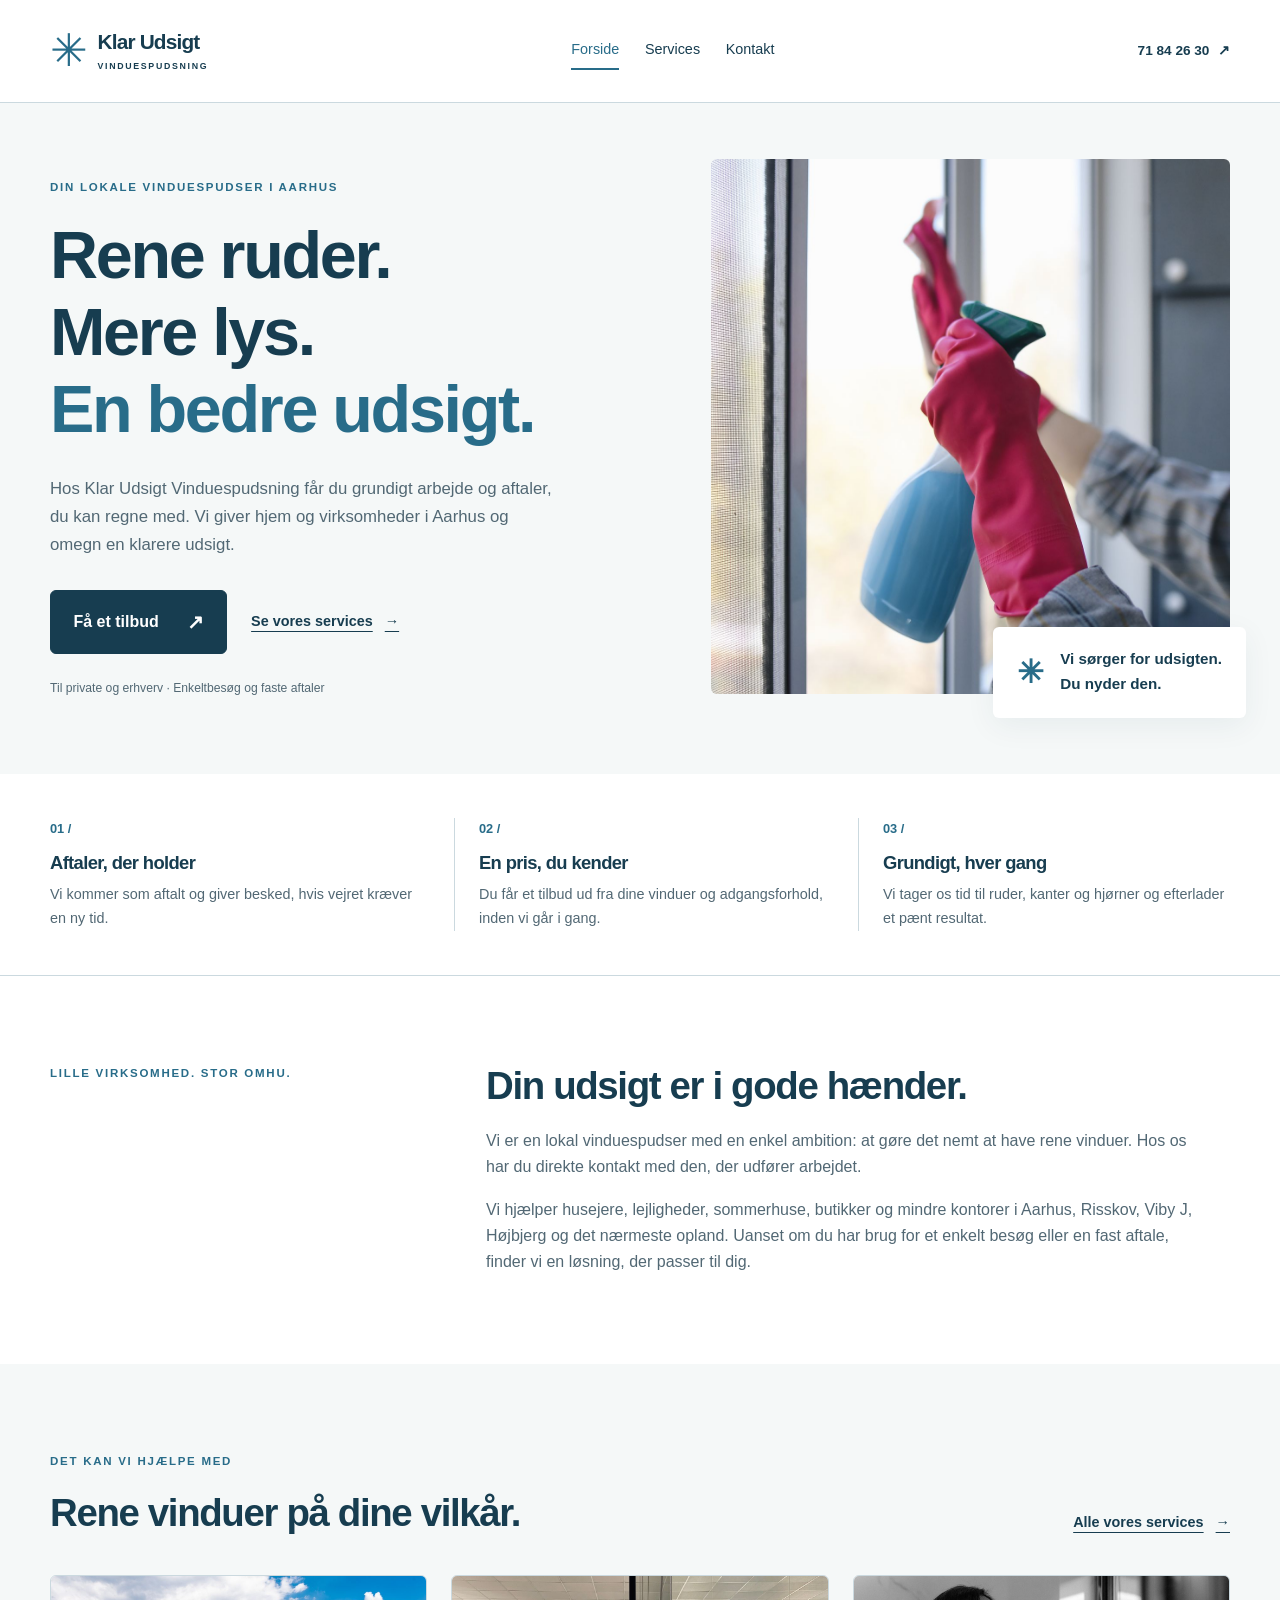
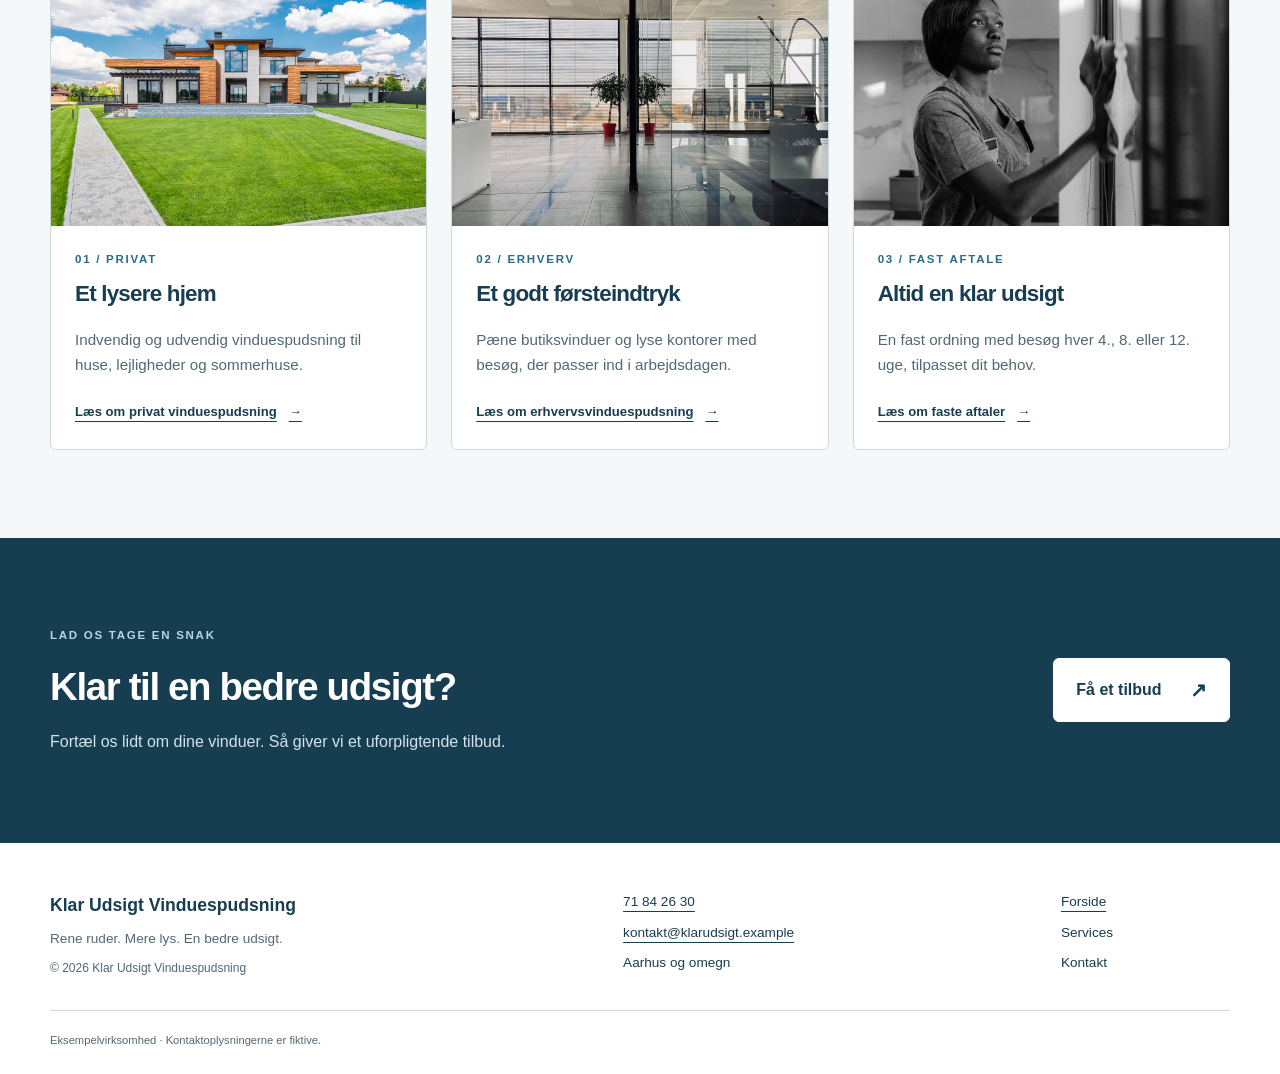
<file: index.html>
<!DOCTYPE html>
<html lang="da">
<head>
    <meta charset="UTF-8">
    <meta name="viewport" content="width=device-width, initial-scale=1.0">
    <meta name="description" content="Klar Udsigt Vinduespudsning hjælper private og virksomheder i Aarhus og omegn med rene vinduer og faste aftaler.">
    <title>Din lokale vinduespudser | Klar Udsigt Vinduespudsning</title>
    <link rel="stylesheet" href="css/styles.css">
</head>
<body>
    <a class="skip-link" href="#main-content">Spring til indhold</a>
    <!-- Fælles header og navigation -->
    <header class="site-header">
        <div class="container header-content">
            <a class="brand" href="index.html" aria-label="Klar Udsigt Vinduespudsning – forside">
                <span class="brand-symbol" aria-hidden="true">✳</span>
                <span>Klar Udsigt<small>VINDUESPUDSNING</small></span>
            </a>
            <nav class="main-navigation" aria-label="Hovednavigation">
                <a href="index.html" class="is-current" aria-current="page">Forside</a>
                <a href="services.html">Services</a>
                <a href="contact.html">Kontakt</a>
            </nav>
            <a class="header-phone" href="tel:+4571842630">71 84 26 30 <span aria-hidden="true">↗</span></a>
        </div>
    </header>
    <!-- Stockfotos fra Pexels (ikke billeder af eksempelvirksomheden):
         https://www.pexels.com/photo/a-person-cleaning-a-glass-window-4440540/
         https://www.pexels.com/photo/exterior-of-modern-house-with-glass-doors-and-panoramic-windows-7031607/
         https://www.pexels.com/photo/stylish-interior-of-modern-office-with-glass-walls-3801167/
         https://www.pexels.com/photo/woman-wearing-a-jumper-cleaning-a-glass-window-6197114/
    -->
    <main id="main-content">
        <!-- Hero med introduktion og tilbudsknap -->
        <section class="hero">
            <div class="container hero-layout">
                <div class="hero-content">
                    <p class="eyebrow">DIN LOKALE VINDUESPUDSER I AARHUS</p>
                    <h1>Rene ruder.<br>Mere lys.<br><span>En bedre udsigt.</span></h1>
                    <p class="hero-introduction">Hos Klar Udsigt Vinduespudsning får du grundigt arbejde og aftaler, du kan regne med. Vi giver hjem og virksomheder i Aarhus og omegn en klarere udsigt.</p>
                    <div class="button-group">
                        <a class="button" href="contact.html">Få et tilbud <span aria-hidden="true">↗</span></a>
                        <a class="text-link" href="services.html">Se vores services <span aria-hidden="true">→</span></a>
                    </div>
                    <p class="hero-note">Til private og erhverv · Enkeltbesøg og faste aftaler</p>
                </div>
                <figure class="hero-image">
                    <img src="images/vinduespudsning.jpg" alt="Hænder med handsker og sprayflaske under rengøring af et vindue" width="1200" height="1800" fetchpriority="high">
                    <figcaption><span aria-hidden="true">✳</span> Vi sørger for udsigten.<br>Du nyder den.</figcaption>
                </figure>
            </div>
        </section>
        <!-- Tre grunde til at vælge Klar Udsigt -->
        <section class="benefits" aria-labelledby="benefits-title">
            <div class="container">
                <h2 id="benefits-title" class="visually-hidden">Derfor vælger kunderne Klar Udsigt</h2>
                <div class="benefits-grid">
                    <article><span class="benefit-number">01 /</span><h3>Aftaler, der holder</h3><p>Vi kommer som aftalt og giver besked, hvis vejret kræver en ny tid.</p></article>
                    <article><span class="benefit-number">02 /</span><h3>En pris, du kender</h3><p>Du får et tilbud ud fra dine vinduer og adgangsforhold, inden vi går i gang.</p></article>
                    <article><span class="benefit-number">03 /</span><h3>Grundigt, hver gang</h3><p>Vi tager os tid til ruder, kanter og hjørner og efterlader et pænt resultat.</p></article>
                </div>
            </div>
        </section>
        <!-- Præsentation af virksomheden og arbejdsområdet -->
        <section class="section company-section">
            <div class="container company-layout">
                <p class="eyebrow">LILLE VIRKSOMHED. STOR OMHU.</p>
                <div><h2>Din udsigt er i gode hænder.</h2><p>Vi er en lokal vinduespudser med en enkel ambition: at gøre det nemt at have rene vinduer. Hos os har du direkte kontakt med den, der udfører arbejdet.</p><p>Vi hjælper husejere, lejligheder, sommerhuse, butikker og mindre kontorer i Aarhus, Risskov, Viby J, Højbjerg og det nærmeste opland. Uanset om du har brug for et enkelt besøg eller en fast aftale, finder vi en løsning, der passer til dig.</p></div>
            </div>
        </section>
        <!-- Udvalgte services -->
        <section class="section featured-services" aria-labelledby="services-title">
            <div class="container">
                <div class="section-heading"><div><p class="eyebrow">DET KAN VI HJÆLPE MED</p><h2 id="services-title">Rene vinduer på dine vilkår.</h2></div><a class="text-link" href="services.html">Alle vores services <span aria-hidden="true">→</span></a></div>
                <div class="service-grid">
                    <article class="service-card"><img src="images/privat-hus.jpg" alt="Moderne hus med store vinduer og glasdøre mod haven" width="1200" height="801" loading="lazy"><div class="service-card-content"><p class="eyebrow">01 / PRIVAT</p><h3>Et lysere hjem</h3><p>Indvendig og udvendig vinduespudsning til huse, lejligheder og sommerhuse.</p><a class="text-link" href="services.html#privat">Læs om privat vinduespudsning <span aria-hidden="true">→</span></a></div></article>
                    <article class="service-card"><img src="images/kontorvinduer.jpg" alt="Lyst kontor med store vinduer og indvendige glasvægge" width="1200" height="1600" loading="lazy"><div class="service-card-content"><p class="eyebrow">02 / ERHVERV</p><h3>Et godt førsteindtryk</h3><p>Pæne butiksvinduer og lyse kontorer med besøg, der passer ind i arbejdsdagen.</p><a class="text-link" href="services.html#erhverv">Læs om erhvervsvinduespudsning <span aria-hidden="true">→</span></a></div></article>
                    <article class="service-card"><img src="images/fast-vinduespudsning.jpg" alt="Vinduespudser rengør et vindue med en klud" width="1200" height="1800" loading="lazy"><div class="service-card-content"><p class="eyebrow">03 / FAST AFTALE</p><h3>Altid en klar udsigt</h3><p>En fast ordning med besøg hver 4., 8. eller 12. uge, tilpasset dit behov.</p><a class="text-link" href="services.html#abonnement">Læs om faste aftaler <span aria-hidden="true">→</span></a></div></article>
                </div>
            </div>
        </section>        <!-- Kontakt og tilbud -->
        <section class="contact-cta">
            <div class="container cta-layout"><div><p class="eyebrow">LAD OS TAGE EN SNAK</p><h2>Klar til en bedre udsigt?</h2><p>Fortæl os lidt om dine vinduer. Så giver vi et uforpligtende tilbud.</p></div><a class="button button-light" href="contact.html">Få et tilbud <span aria-hidden="true">↗</span></a></div>
        </section>
    </main>
    <!-- Fælles footer med kontaktoplysninger -->
    <footer class="site-footer">
        <div class="container footer-content">
            <div>
                <a class="footer-brand" href="index.html">Klar Udsigt Vinduespudsning</a>
                <p>Rene ruder. Mere lys. En bedre udsigt.</p>
                <p class="copyright">© 2026 Klar Udsigt Vinduespudsning</p>
            </div>
            <div class="footer-contact">
                <a href="tel:+4571842630">71 84 26 30</a>
                <a href="mailto:kontakt@klarudsigt.example">kontakt@klarudsigt.example</a>
                <span>Aarhus og omegn</span>
            </div>
            <nav class="footer-navigation" aria-label="Footernavigation">
                <a href="index.html" class="is-current" aria-current="page">Forside</a>
                <a href="services.html">Services</a>
                <a href="contact.html">Kontakt</a>
            </nav>
        </div>
        <div class="container demo-note">Eksempelvirksomhed · Kontaktoplysningerne er fiktive.</div>
    </footer>
</body>
</html>
</file>
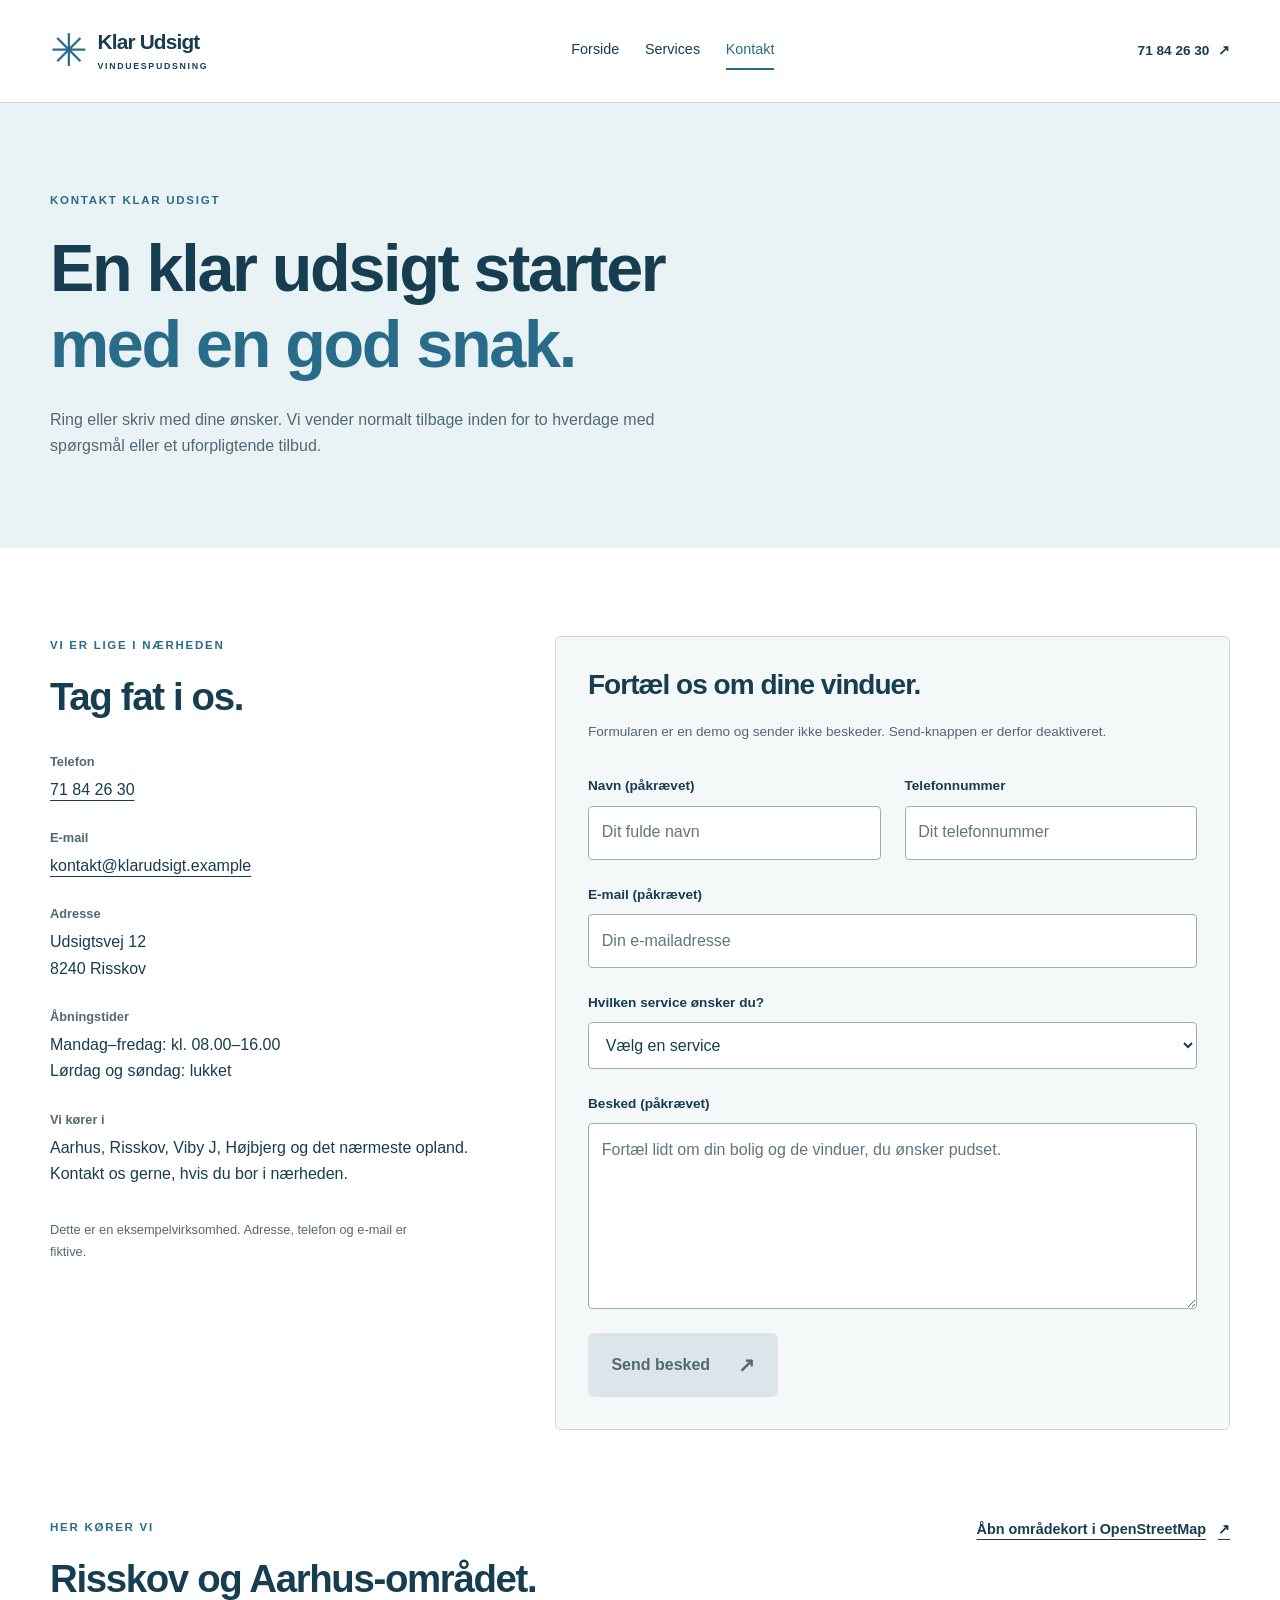
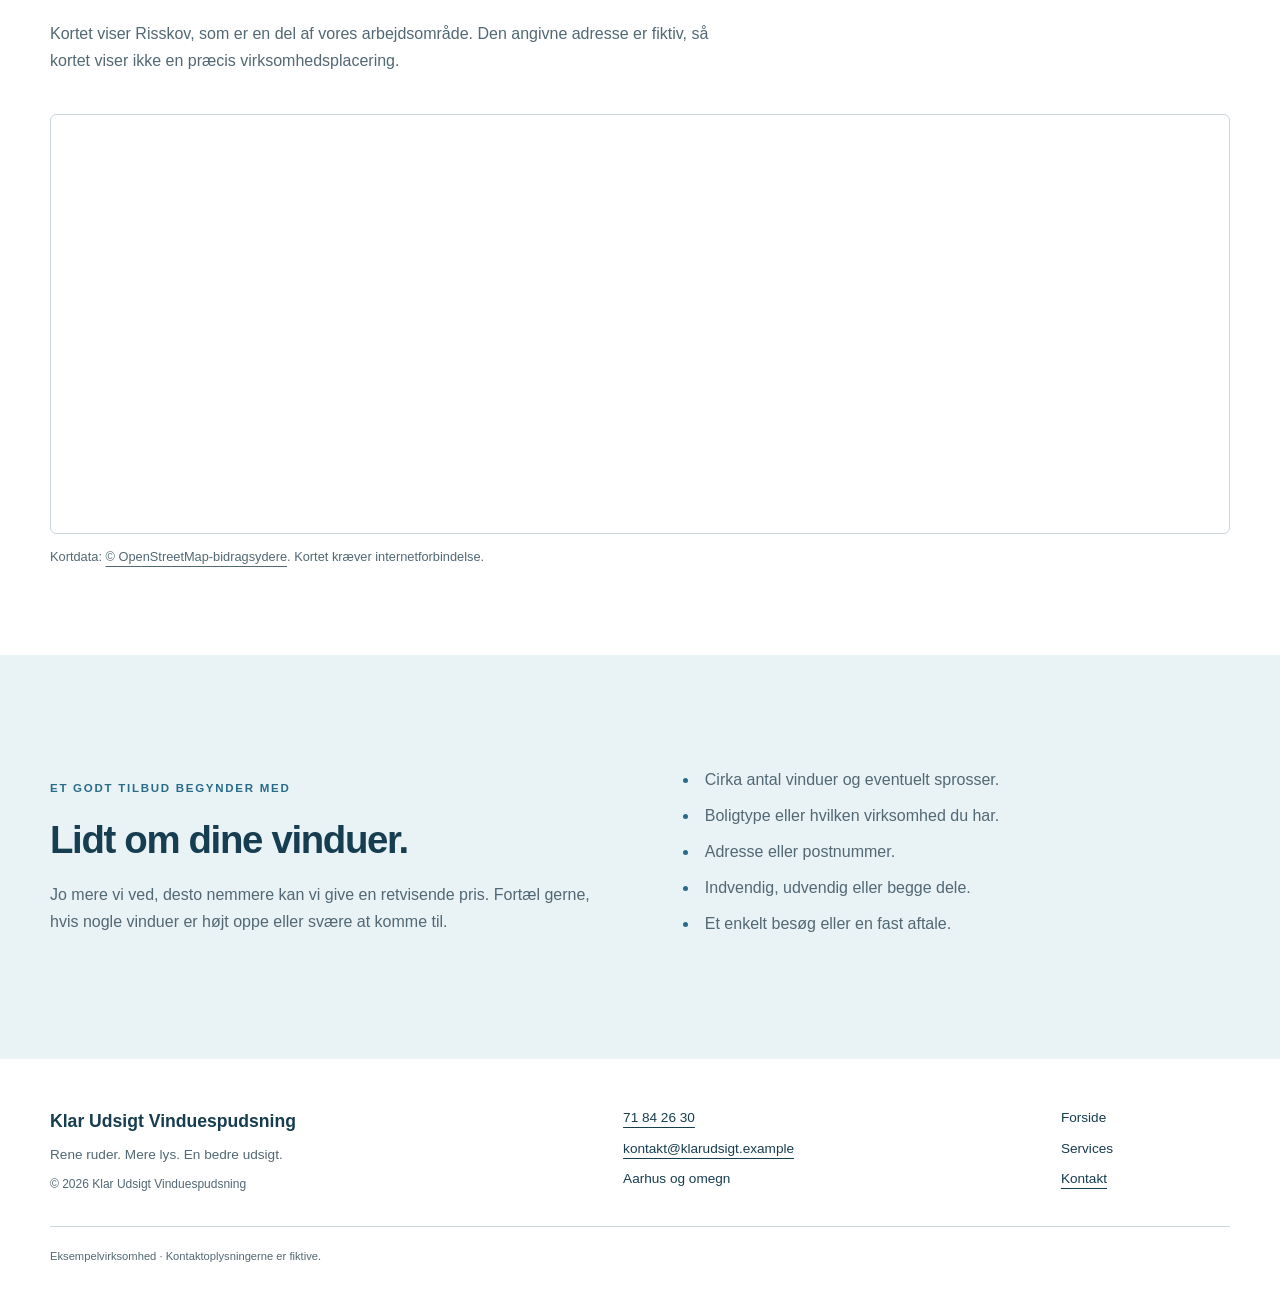
<file: contact.html>
<!DOCTYPE html>
<html lang="da">
<head>
    <meta charset="UTF-8">
    <meta name="viewport" content="width=device-width, initial-scale=1.0">
    <meta name="description" content="Find kontaktoplysninger og se, hvilke oplysninger du kan sende for at få et tilbud på vinduespudsning.">
    <title>Kontakt | Klar Udsigt Vinduespudsning</title>
    <link rel="stylesheet" href="css/styles.css">
</head>
<body>
    <a class="skip-link" href="#main-content">Spring til indhold</a>
    <!-- Fælles header og navigation -->
    <header class="site-header">
        <div class="container header-content">
            <a class="brand" href="index.html" aria-label="Klar Udsigt Vinduespudsning – forside">
                <span class="brand-symbol" aria-hidden="true">✳</span>
                <span>Klar Udsigt<small>VINDUESPUDSNING</small></span>
            </a>
            <nav class="main-navigation" aria-label="Hovednavigation">
                <a href="index.html">Forside</a>
                <a href="services.html">Services</a>
                <a href="contact.html" class="is-current" aria-current="page">Kontakt</a>
            </nav>
            <a class="header-phone" href="tel:+4571842630">71 84 26 30 <span aria-hidden="true">↗</span></a>
        </div>
    </header>
    <main id="main-content">
        <!-- Introduktion til kontakt -->
        <section class="page-introduction"><div class="container"><p class="eyebrow">KONTAKT KLAR UDSIGT</p><h1>En klar udsigt starter<br><span>med en god snak.</span></h1><p>Ring eller skriv med dine ønsker. Vi vender normalt tilbage inden for to hverdage med spørgsmål eller et uforpligtende tilbud.</p></div></section>
        <!-- Kontaktoplysninger og kontaktformular -->
        <section class="section contact-section" aria-label="Kontakt og tilbud">
            <div class="container contact-layout">
                <div class="contact-details">
                    <p class="eyebrow">VI ER LIGE I NÆRHEDEN</p><h2>Tag fat i os.</h2>
                    <dl><dt>Telefon</dt><dd><a href="tel:+4571842630">71 84 26 30</a></dd><dt>E-mail</dt><dd><a href="mailto:kontakt@klarudsigt.example">kontakt@klarudsigt.example</a></dd><dt>Adresse</dt><dd>Udsigtsvej 12<br>8240 Risskov</dd><dt>Åbningstider</dt><dd>Mandag–fredag: kl. 08.00–16.00<br>Lørdag og søndag: lukket</dd><dt>Vi kører i</dt><dd>Aarhus, Risskov, Viby J, Højbjerg og det nærmeste opland. Kontakt os gerne, hvis du bor i nærheden.</dd></dl>
                    <p class="contact-demo-note">Dette er en eksempelvirksomhed. Adresse, telefon og e-mail er fiktive.</p>
                </div>
                <div class="form-panel"><h2>Fortæl os om dine vinduer.</h2><p id="form-note">Formularen er en demo og sender ikke beskeder. Send-knappen er derfor deaktiveret.</p>
                    <form class="contact-form" aria-describedby="form-note">
                        <div class="form-row"><div class="form-field"><label for="name">Navn (påkrævet)</label><input type="text" id="name" name="name" autocomplete="name" required placeholder="Dit fulde navn"></div><div class="form-field"><label for="phone">Telefonnummer</label><input type="tel" id="phone" name="phone" autocomplete="tel" placeholder="Dit telefonnummer"></div></div>
                        <div class="form-field"><label for="email">E-mail (påkrævet)</label><input type="email" id="email" name="email" autocomplete="email" required placeholder="Din e-mailadresse"></div>
                        <div class="form-field"><label for="service">Hvilken service ønsker du?</label><select id="service" name="service"><option value="">Vælg en service</option><option value="privat">Privat vinduespudsning</option><option value="erhverv">Erhvervsvinduespudsning</option><option value="abonnement">Fast abonnementsordning</option><option value="raadgivning">Jeg vil gerne høre om mulighederne</option></select></div>
                        <div class="form-field"><label for="message">Besked (påkrævet)</label><textarea id="message" name="message" rows="6" required placeholder="Fortæl lidt om din bolig og de vinduer, du ønsker pudset."></textarea></div>
                        <button class="button" type="button" disabled>Send besked <span aria-hidden="true">↗</span></button>
                    </form>
                </div>
            </div>
        </section>
        <!-- Områdekort: eksempelvirksomheden har ingen virkelig besøgsadresse -->
        <section class="section location-section" aria-labelledby="location-title">
            <div class="container">
                <div class="section-heading">
                    <div>
                        <p class="eyebrow">HER KØRER VI</p>
                        <h2 id="location-title">Risskov og Aarhus-området.</h2>
                        <p>Kortet viser Risskov, som er en del af vores arbejdsområde. Den angivne adresse er fiktiv, så kortet viser ikke en præcis virksomhedsplacering.</p>
                    </div>
                    <a class="text-link" href="https://www.openstreetmap.org/#map=13/56.193/10.233">Åbn områdekort i OpenStreetMap <span aria-hidden="true">↗</span></a>
                </div>
                <iframe class="location-map"
                    title="Områdekort over Risskov og det nordlige Aarhus"
                    src="https://www.openstreetmap.org/export/embed.html?bbox=10.175%2C56.163%2C10.291%2C56.223&amp;layer=mapnik"
                    width="1180" height="420" loading="lazy" referrerpolicy="no-referrer">
                </iframe>
                <p class="map-caption">Kortdata: <a href="https://www.openstreetmap.org/copyright">© OpenStreetMap-bidragsydere</a>. Kortet kræver internetforbindelse.</p>
            </div>
        </section>
        <!-- Oplysninger som hjælper os med at give et tilbud -->
        <section class="quote-information"><div class="container quote-layout"><div><p class="eyebrow">ET GODT TILBUD BEGYNDER MED</p><h2>Lidt om dine vinduer.</h2><p>Jo mere vi ved, desto nemmere kan vi give en retvisende pris. Fortæl gerne, hvis nogle vinduer er højt oppe eller svære at komme til.</p></div><ul class="service-benefits"><li>Cirka antal vinduer og eventuelt sprosser.</li><li>Boligtype eller hvilken virksomhed du har.</li><li>Adresse eller postnummer.</li><li>Indvendig, udvendig eller begge dele.</li><li>Et enkelt besøg eller en fast aftale.</li></ul></div></section>
    </main>
    <!-- Fælles footer med kontaktoplysninger -->
    <footer class="site-footer">
        <div class="container footer-content">
            <div>
                <a class="footer-brand" href="index.html">Klar Udsigt Vinduespudsning</a>
                <p>Rene ruder. Mere lys. En bedre udsigt.</p>
                <p class="copyright">© 2026 Klar Udsigt Vinduespudsning</p>
            </div>
            <div class="footer-contact">
                <a href="tel:+4571842630">71 84 26 30</a>
                <a href="mailto:kontakt@klarudsigt.example">kontakt@klarudsigt.example</a>
                <span>Aarhus og omegn</span>
            </div>
            <nav class="footer-navigation" aria-label="Footernavigation">
                <a href="index.html">Forside</a>
                <a href="services.html">Services</a>
                <a href="contact.html" class="is-current" aria-current="page">Kontakt</a>
            </nav>
        </div>
        <div class="container demo-note">Eksempelvirksomhed · Kontaktoplysningerne er fiktive.</div>
    </footer>
</body>
</html>
</file>
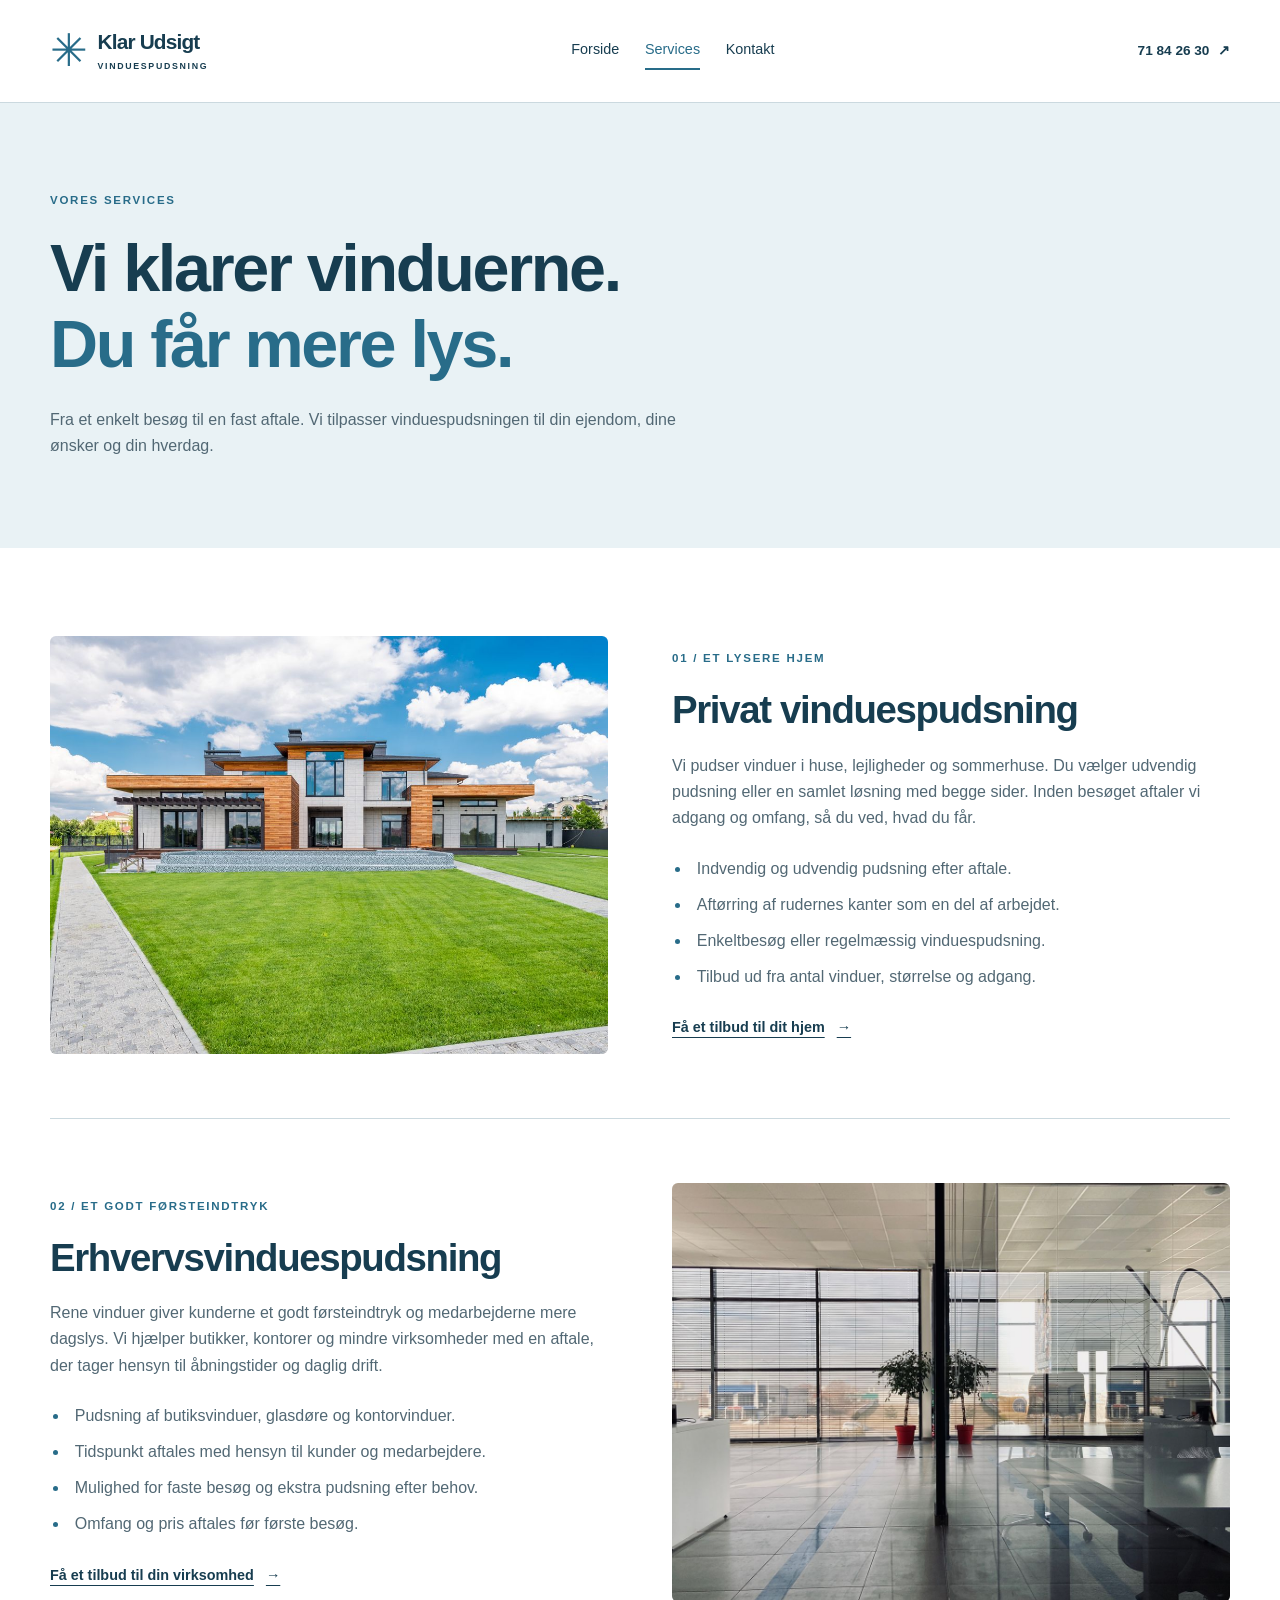
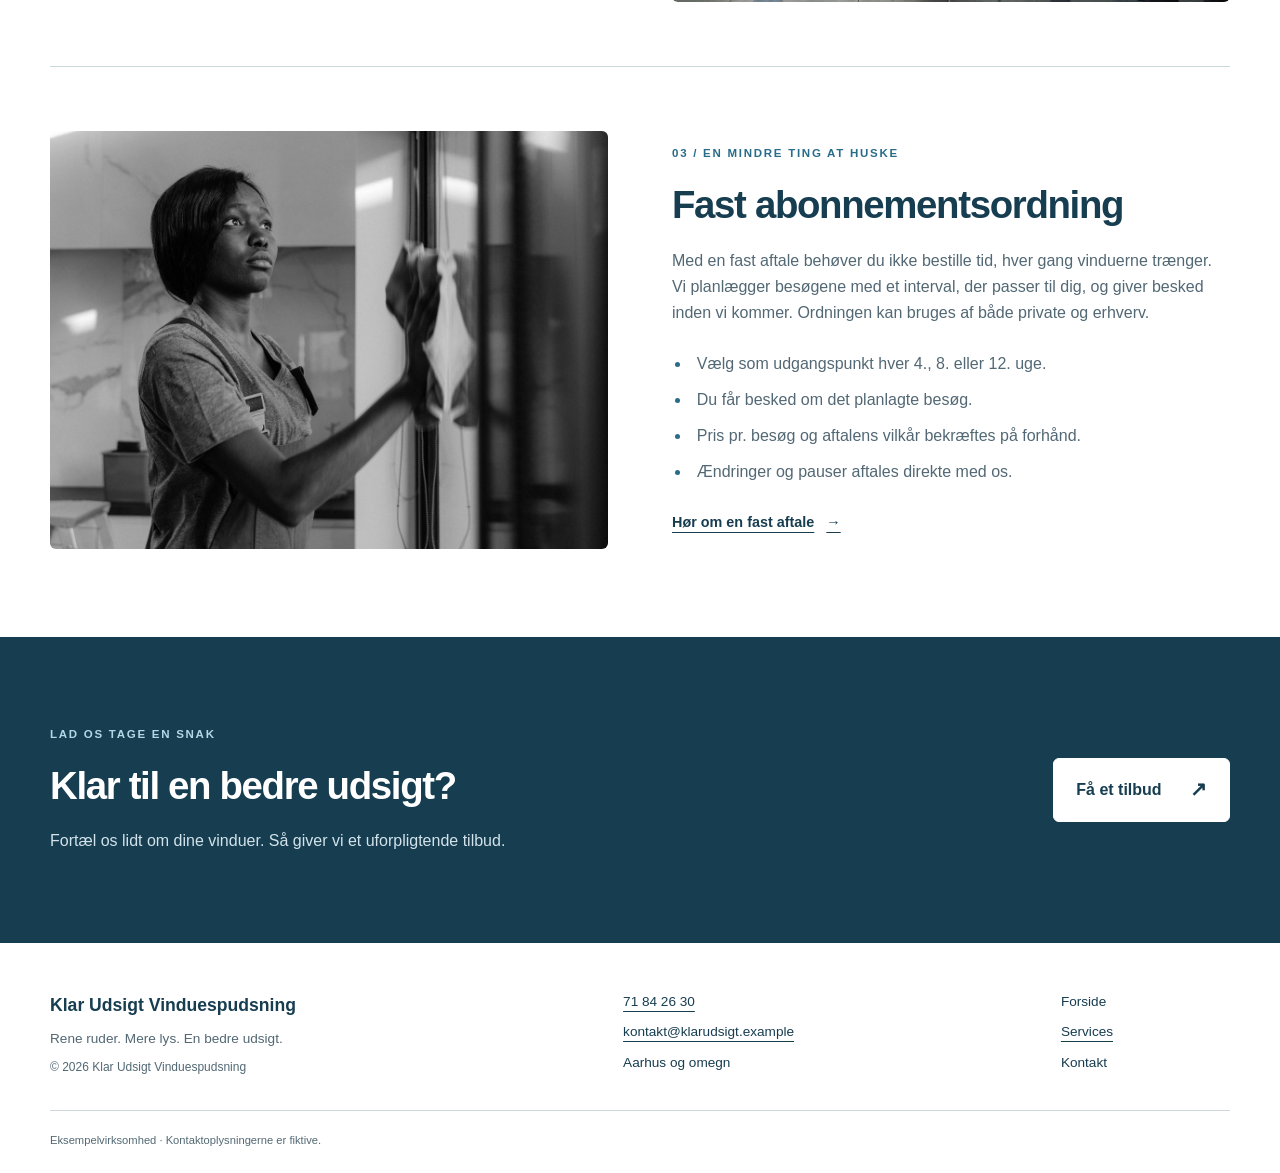
<file: services.html>
<!DOCTYPE html>
<html lang="da">
<head>
    <meta charset="UTF-8">
    <meta name="viewport" content="width=device-width, initial-scale=1.0">
    <meta name="description" content="Læs om privat vinduespudsning, erhvervsvinduespudsning og faste aftaler hos Klar Udsigt i Aarhus.">
    <title>Services | Klar Udsigt Vinduespudsning</title>
    <link rel="stylesheet" href="css/styles.css">
</head>
<body>
    <a class="skip-link" href="#main-content">Spring til indhold</a>
    <!-- Fælles header og navigation -->
    <header class="site-header">
        <div class="container header-content">
            <a class="brand" href="index.html" aria-label="Klar Udsigt Vinduespudsning – forside">
                <span class="brand-symbol" aria-hidden="true">✳</span>
                <span>Klar Udsigt<small>VINDUESPUDSNING</small></span>
            </a>
            <nav class="main-navigation" aria-label="Hovednavigation">
                <a href="index.html">Forside</a>
                <a href="services.html" class="is-current" aria-current="page">Services</a>
                <a href="contact.html">Kontakt</a>
            </nav>
            <a class="header-phone" href="tel:+4571842630">71 84 26 30 <span aria-hidden="true">↗</span></a>
        </div>
    </header>
    <!-- Stockfotos fra Pexels (ikke billeder af eksempelvirksomheden):
         https://www.pexels.com/photo/exterior-of-modern-house-with-glass-doors-and-panoramic-windows-7031607/
         https://www.pexels.com/photo/stylish-interior-of-modern-office-with-glass-walls-3801167/
         https://www.pexels.com/photo/woman-wearing-a-jumper-cleaning-a-glass-window-6197114/
    -->
    <main id="main-content">
        <!-- Introduktion til services -->
        <section class="page-introduction"><div class="container"><p class="eyebrow">VORES SERVICES</p><h1>Vi klarer vinduerne.<br><span>Du får mere lys.</span></h1><p>Fra et enkelt besøg til en fast aftale. Vi tilpasser vinduespudsningen til din ejendom, dine ønsker og din hverdag.</p></div></section>
        <!-- Beskrivelser og fordele for hver service -->
        <section class="section service-details" aria-label="Vinduespudsning til private og erhverv">
            <div class="container">
                <article class="service-detail" id="privat"><img src="images/privat-hus.jpg" alt="Moderne hus med store vinduer og glasdøre mod haven" width="1200" height="801"><div><p class="eyebrow">01 / ET LYSERE HJEM</p><h2>Privat vinduespudsning</h2><p>Vi pudser vinduer i huse, lejligheder og sommerhuse. Du vælger udvendig pudsning eller en samlet løsning med begge sider. Inden besøget aftaler vi adgang og omfang, så du ved, hvad du får.</p><ul class="service-benefits"><li>Indvendig og udvendig pudsning efter aftale.</li><li>Aftørring af rudernes kanter som en del af arbejdet.</li><li>Enkeltbesøg eller regelmæssig vinduespudsning.</li><li>Tilbud ud fra antal vinduer, størrelse og adgang.</li></ul><a class="text-link" href="contact.html">Få et tilbud til dit hjem <span aria-hidden="true">→</span></a></div></article>
                <article class="service-detail" id="erhverv"><img src="images/kontorvinduer.jpg" alt="Lyst kontor med store vinduer og indvendige glasvægge" width="1200" height="1600" loading="lazy"><div><p class="eyebrow">02 / ET GODT FØRSTEINDTRYK</p><h2>Erhvervsvinduespudsning</h2><p>Rene vinduer giver kunderne et godt førsteindtryk og medarbejderne mere dagslys. Vi hjælper butikker, kontorer og mindre virksomheder med en aftale, der tager hensyn til åbningstider og daglig drift.</p><ul class="service-benefits"><li>Pudsning af butiksvinduer, glasdøre og kontorvinduer.</li><li>Tidspunkt aftales med hensyn til kunder og medarbejdere.</li><li>Mulighed for faste besøg og ekstra pudsning efter behov.</li><li>Omfang og pris aftales før første besøg.</li></ul><a class="text-link" href="contact.html">Få et tilbud til din virksomhed <span aria-hidden="true">→</span></a></div></article>
                <article class="service-detail" id="abonnement"><img src="images/fast-vinduespudsning.jpg" alt="Vinduespudser rengør et vindue med en klud" width="1200" height="1800" loading="lazy"><div><p class="eyebrow">03 / EN MINDRE TING AT HUSKE</p><h2>Fast abonnementsordning</h2><p>Med en fast aftale behøver du ikke bestille tid, hver gang vinduerne trænger. Vi planlægger besøgene med et interval, der passer til dig, og giver besked inden vi kommer. Ordningen kan bruges af både private og erhverv.</p><ul class="service-benefits"><li>Vælg som udgangspunkt hver 4., 8. eller 12. uge.</li><li>Du får besked om det planlagte besøg.</li><li>Pris pr. besøg og aftalens vilkår bekræftes på forhånd.</li><li>Ændringer og pauser aftales direkte med os.</li></ul><a class="text-link" href="contact.html">Hør om en fast aftale <span aria-hidden="true">→</span></a></div></article>
            </div>
        </section>        <!-- Kontakt og tilbud -->
        <section class="contact-cta">
            <div class="container cta-layout"><div><p class="eyebrow">LAD OS TAGE EN SNAK</p><h2>Klar til en bedre udsigt?</h2><p>Fortæl os lidt om dine vinduer. Så giver vi et uforpligtende tilbud.</p></div><a class="button button-light" href="contact.html">Få et tilbud <span aria-hidden="true">↗</span></a></div>
        </section>
    </main>
    <!-- Fælles footer med kontaktoplysninger -->
    <footer class="site-footer">
        <div class="container footer-content">
            <div>
                <a class="footer-brand" href="index.html">Klar Udsigt Vinduespudsning</a>
                <p>Rene ruder. Mere lys. En bedre udsigt.</p>
                <p class="copyright">© 2026 Klar Udsigt Vinduespudsning</p>
            </div>
            <div class="footer-contact">
                <a href="tel:+4571842630">71 84 26 30</a>
                <a href="mailto:kontakt@klarudsigt.example">kontakt@klarudsigt.example</a>
                <span>Aarhus og omegn</span>
            </div>
            <nav class="footer-navigation" aria-label="Footernavigation">
                <a href="index.html">Forside</a>
                <a href="services.html" class="is-current" aria-current="page">Services</a>
                <a href="contact.html">Kontakt</a>
            </nav>
        </div>
        <div class="container demo-note">Eksempelvirksomhed · Kontaktoplysningerne er fiktive.</div>
    </footer>
</body>
</html>
</file>
<file: css/styles.css>
/* Fælles farver, afstande og typografi */
:root {
    --color-ink: #173d50;
    --color-muted: #526874;
    --color-accent: #286c89;
    --color-white: #ffffff;
    --color-surface: #f5f8f8;
    --color-blue-light: #e9f2f5;
    --color-border: #cbd9df;
    --space-small: 0.75rem;
    --space-medium: 1.5rem;
    --space-large: 3rem;
    --section-space: 4rem;
    --radius: 6px;
    --content-width: 1180px;
}

* { box-sizing: border-box; }
html { scroll-padding-top: 2rem; }
body {
    margin: 0;
    color: var(--color-ink);
    background: var(--color-white);
    font-family: "Segoe UI", Arial, sans-serif;
    font-size: 1rem;
    line-height: 1.65;
}
img { display: block; width: 100%; height: auto; }
a { color: inherit; text-underline-offset: 5px; }
a:hover { color: var(--color-accent); }
button, input, select, textarea { font: inherit; }
h1, h2, h3, p, figure { margin: 0; }
h1, h2, h3 { line-height: 1.15; letter-spacing: -0.035em; }
h1 { font-size: clamp(2.6rem, 5.2vw, 4.65rem); font-weight: 600; }
h1 span { color: var(--color-accent); }
h2 { font-size: clamp(1.9rem, 3vw, 2.75rem); font-weight: 600; }
h3 { font-size: 1.4rem; font-weight: 600; }
p { color: var(--color-muted); }
p + p { margin-top: 1rem; }
h2 + p, h3 + p { margin-top: 1.25rem; }
:focus-visible { outline: 3px solid #b16b00; outline-offset: 5px; }
.container { width: min(var(--content-width), calc(100% - 2.5rem)); margin-inline: auto; }
.section { padding-block: var(--section-space); }
.eyebrow { margin-bottom: 1.25rem; color: var(--color-accent); font-size: 0.72rem; font-weight: 700; letter-spacing: 0.15em; }
.visually-hidden {
    position: absolute;
    width: 1px;
    height: 1px;
    padding: 0;
    margin: -1px;
    overflow: hidden;
    clip-path: inset(50%);
    white-space: nowrap;
    border: 0;
}
.skip-link { position: absolute; top: -100px; left: 1rem; z-index: 10; padding: 1rem; background: var(--color-white); }
.skip-link:focus { top: 1rem; }

/* Header og navigation: synlige links også på mobil */
.site-header { border-bottom: 1px solid var(--color-border); }
.header-content { display: flex; flex-wrap: wrap; justify-content: space-between; align-items: center; gap: 1.25rem; padding-block: 1.25rem; }
.brand { display: flex; align-items: center; gap: 0.65rem; text-decoration: none; font-size: 1.3rem; font-weight: 700; line-height: 1.2; letter-spacing: -0.04em; }
.brand-symbol { color: var(--color-accent); font-size: 2.8rem; font-weight: 400; }
.brand small { display: block; margin-top: 0.4rem; font-size: 0.55rem; letter-spacing: 0.19em; }
.main-navigation { display: flex; justify-content: center; gap: 1.6rem; width: 100%; order: 3; }
.main-navigation a { padding-block: 0.4rem; text-decoration: none; font-size: 0.9rem; border-bottom: 2px solid transparent; }
.main-navigation .is-current { color: var(--color-accent); border-bottom-color: var(--color-accent); }
.header-phone { font-size: 0.85rem; font-weight: 600; text-decoration: none; }
.header-phone span { margin-left: 0.3rem; }

/* Knapper og tekstlinks */
.button { display: inline-flex; justify-content: center; align-items: center; gap: 1.75rem; padding: 0.9rem 1.4rem; border: 1px solid var(--color-ink); border-radius: var(--radius); background: var(--color-ink); color: var(--color-white); text-decoration: none; font-weight: 600; cursor: pointer; transition: background-color 160ms ease, color 160ms ease; }
.button:hover { background: var(--color-accent); border-color: var(--color-accent); color: var(--color-white); }
.button span { font-size: 1.25rem; }
.button-light { background: var(--color-white); border-color: var(--color-white); color: var(--color-ink); }
.text-link { display: inline-flex; align-items: center; gap: 0.75rem; font-size: 0.9rem; font-weight: 600; text-decoration-thickness: 1px; }
.button-group { display: flex; flex-wrap: wrap; align-items: center; gap: var(--space-medium); margin-top: 2rem; }

/* Forsidens hero */
.hero { background: var(--color-surface); padding-block: 3rem; }
.hero-layout { display: grid; gap: var(--space-large); align-items: center; }
.hero-introduction { max-width: 32rem; margin-top: 1.75rem; font-size: 1.05rem; }
.hero-note { margin-top: 1.5rem; font-size: 0.76rem; }
.hero-image { position: relative; padding-bottom: 1.5rem; }
.hero-image img { aspect-ratio: 9 / 10; object-fit: cover; border-radius: var(--radius); }
.hero-image figcaption { position: absolute; right: 1rem; bottom: 0; padding: 1.2rem 1.5rem; border-radius: var(--radius); background: var(--color-white); color: var(--color-ink); font-size: 0.95rem; font-weight: 600; box-shadow: 0 8px 30px #173d5010; }
.hero-image figcaption span { float: left; margin-right: 1rem; font-size: 2rem; color: var(--color-accent); }

/* Fordele, virksomhedspræsentation og servicekort */
.benefits { padding-block: 2.75rem; border-bottom: 1px solid var(--color-border); }
.benefits-grid { display: grid; gap: 2rem; }
.benefit-number { display: block; margin-bottom: 0.8rem; color: var(--color-accent); font-size: 0.8rem; font-weight: 600; }
.benefits h3 { font-size: 1.15rem; }
.benefits p { margin-top: 0.65rem; font-size: 0.9rem; }
.company-layout { display: grid; gap: var(--space-medium); }
.company-layout > div { max-width: 45rem; }
.featured-services { background: var(--color-surface); }
.section-heading { display: flex; flex-direction: column; gap: 1.5rem; margin-bottom: 2.5rem; }
.service-grid { display: grid; gap: var(--space-medium); }
.service-card { overflow: hidden; background: var(--color-white); border: 1px solid var(--color-border); border-radius: var(--radius); }
.service-card img { aspect-ratio: 3 / 2; object-fit: cover; }
.service-card-content { padding: 1.5rem; }
.service-card .eyebrow { margin-bottom: 0.75rem; }
.service-card p:not(.eyebrow) { font-size: 0.95rem; }
.service-card .text-link { margin-top: 1.5rem; font-size: 0.82rem; }
.contact-cta { padding-block: var(--section-space); background: var(--color-ink); }
.cta-layout { display: flex; flex-direction: column; align-items: flex-start; gap: 2rem; }
.contact-cta h2 { color: var(--color-white); }
.contact-cta p { color: #d2e3eb; }
.contact-cta .eyebrow { color: #b4d7e6; }

/* Servicesidens introduktion og artikler */
.page-introduction { padding-block: var(--section-space); background: var(--color-blue-light); }
.page-introduction p:not(.eyebrow) { max-width: 42rem; margin-top: 1.5rem; }
.service-detail { display: grid; align-items: center; gap: 2rem; scroll-margin-top: 2rem; }
.service-detail + .service-detail { margin-top: var(--space-large); padding-top: var(--space-large); border-top: 1px solid var(--color-border); }
.service-detail img { aspect-ratio: 4 / 3; object-fit: cover; border-radius: var(--radius); }
.service-benefits { padding-left: 1.2rem; margin-block: 1.5rem; color: var(--color-muted); }
.service-benefits li { padding-left: 0.35rem; margin-bottom: 0.6rem; }
.service-benefits li::marker { color: var(--color-accent); }

/* Kontaktoplysninger og formular */
.contact-layout { display: grid; gap: var(--space-large); }
.contact-details dl { margin-top: 2rem; }
.contact-details dt { margin-top: 1.5rem; color: var(--color-muted); font-size: 0.8rem; font-weight: 600; }
.contact-details dd { margin: 0.3rem 0 0; }
.contact-details a { overflow-wrap: anywhere; }
.contact-demo-note { max-width: 24rem; margin-top: 2rem; font-size: 0.8rem; }
.form-panel { padding: 1.5rem; border-radius: var(--radius); background: var(--color-surface); border: 1px solid var(--color-border); }
.form-panel h2 { font-size: 1.75rem; }
.form-panel > p { font-size: 0.85rem; }
.contact-form { display: grid; gap: var(--space-medium); margin-top: 2rem; }
.form-row { display: grid; gap: var(--space-medium); }
.form-field { display: grid; gap: 0.5rem; min-width: 0; }
.form-field label { font-size: 0.85rem; font-weight: 600; }
.form-field input, .form-field select, .form-field textarea { width: 100%; min-width: 0; padding: 0.8rem; border: 1px solid #9bafb9; border-radius: 4px; color: var(--color-ink); background: var(--color-white); }
.form-field input::placeholder, .form-field textarea::placeholder { color: #607581; opacity: 1; }
.form-field textarea { resize: vertical; }
.contact-form .button { justify-self: start; }
.button:disabled, .button:disabled:hover { background: #dce5e9; border-color: #dce5e9; color: #526874; cursor: not-allowed; }
.quote-information { padding-block: var(--section-space); background: var(--color-blue-light); }
.quote-layout { display: grid; gap: 1.5rem; align-items: center; }

/* Fælles footer */
.site-footer { padding-block: 3rem 1.5rem; }
.footer-content { display: grid; gap: 2rem; }
.footer-brand { font-size: 1.1rem; font-weight: 600; text-decoration: none; }
.site-footer p, .footer-contact, .footer-navigation { font-size: 0.85rem; }
.site-footer p { margin-top: 0.5rem; }
.footer-contact, .footer-navigation { display: flex; flex-direction: column; align-items: flex-start; gap: 0.5rem; }
.footer-contact a { overflow-wrap: anywhere; }
.footer-navigation a { text-decoration: none; }
.footer-navigation .is-current { text-decoration: underline; }
.copyright { font-size: 0.75rem !important; }
.demo-note { padding-top: 1.25rem; margin-top: 2rem; border-top: 1px solid var(--color-border); color: var(--color-muted); font-size: 0.7rem; }

/* Tablet: mere plads og kolonner */
@media (min-width: 640px) {
    .container { width: min(var(--content-width), calc(100% - 4rem)); }
    .main-navigation { width: auto; order: 0; }
    .header-phone { display: none; }
    .benefits-grid { grid-template-columns: repeat(3, 1fr); }
    .benefits-grid article + article { padding-left: 1.5rem; border-left: 1px solid var(--color-border); }
    .hero-image { max-width: 34rem; }
    .form-row { grid-template-columns: repeat(2, minmax(0, 1fr)); }
    .form-panel { padding: 2rem; }
    .footer-content { grid-template-columns: 1.5fr 1fr; }
    .footer-navigation { flex-direction: row; gap: 1.5rem; }
}

/* Desktop: fuldt layout */
@media (min-width: 960px) {
    :root { --section-space: 5.5rem; }
    .header-content { padding-block: 1.5rem; }
    .header-phone { display: block; }
    .hero { padding-block: 3.5rem; }
    .hero-layout { grid-template-columns: 1.15fr 1fr; gap: 4rem; }
    .hero-image { max-width: none; }
    .hero-image img { max-height: 535px; }
    .hero-image figcaption { right: -1rem; }
    .company-layout { grid-template-columns: 1fr 2fr; gap: 4rem; }
    .section-heading { flex-direction: row; justify-content: space-between; align-items: flex-end; }
    .service-grid { grid-template-columns: repeat(3, 1fr); }
    .cta-layout { flex-direction: row; justify-content: space-between; align-items: center; }
    .cta-layout .button { flex-shrink: 0; }
    .service-detail { grid-template-columns: 1fr 1fr; gap: 4rem; }
    .service-detail:nth-child(even) img { order: 2; }
    .service-detail + .service-detail { margin-top: 4rem; padding-top: 4rem; }
    .contact-layout { grid-template-columns: 0.85fr 1.35fr; gap: 5rem; }
    .quote-layout { grid-template-columns: 1fr 1fr; gap: 5rem; }
    .footer-content { grid-template-columns: 1.6fr 1.2fr 0.5fr; }
    .footer-navigation { flex-direction: column; gap: 0.5rem; }
}

@media (prefers-reduced-motion: reduce) {
    .button { transition: none; }
}

/* Områdekort på kontaktsiden */
.location-section { padding-top: 0; }
.location-section .section-heading { align-items: flex-start; }
.location-section .section-heading > div { max-width: 42rem; }
.location-section .text-link { flex-shrink: 0; }
.location-map { display: block; width: 100%; height: 420px; border: 1px solid var(--color-border); border-radius: var(--radius); }
.map-caption { margin-top: 0.75rem; font-size: 0.8rem; }
</file>
